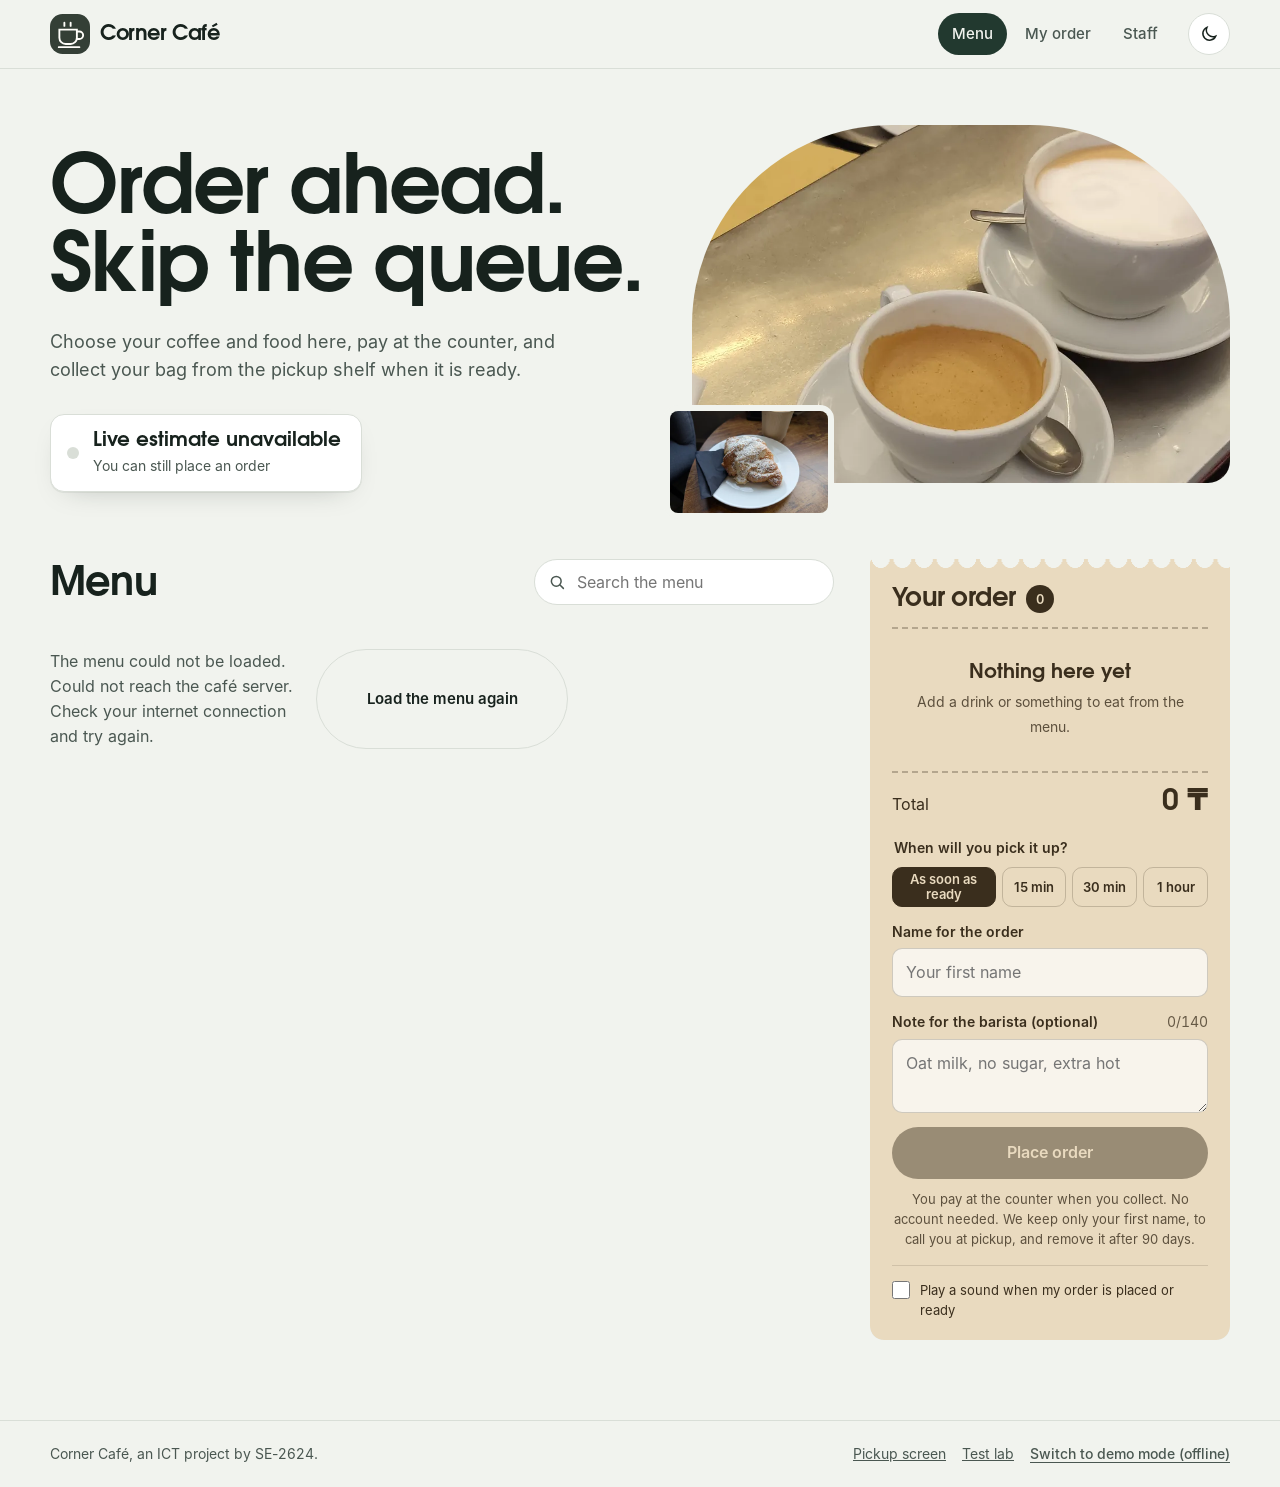
<file: site/index.html>
<!DOCTYPE html>
<html lang="en">
<head>
  <meta charset="UTF-8">
  <meta name="viewport" content="width=device-width, initial-scale=1, viewport-fit=cover">
  <meta name="theme-color" content="#22392F">
  <meta name="description" content="Order coffee and food from Corner Café, then pick it up at the counter without queueing.">
  <title>Corner Café · Order ahead</title>
  <link rel="icon" type="image/svg+xml" href="assets/icons/logo.svg">
  <link rel="manifest" href="manifest.webmanifest">
  <link rel="apple-touch-icon" href="assets/icons/app-192.png">
  <link rel="preload" href="assets/fonts/adventor-bold.woff" as="font" type="font/woff" crossorigin>
  <link rel="stylesheet" href="css/app.css">
  <script>try{var t=localStorage.getItem("cafe.theme");if(t)document.documentElement.dataset.theme=JSON.parse(t)}catch(e){}</script>
  <script src="js/config.js" defer></script>
  <script src="js/demo-data.js" defer></script>
  <script src="js/domain.js" defer></script>
  <script src="js/api.js" defer></script>
  <script src="js/charts.js" defer></script>
  <script src="js/art.js" defer></script>
  <script src="js/qr.js" defer></script>
  <script src="js/app.js" defer></script>
</head>
<body>
  <a class="skip-link" href="#main">Skip to content</a>

  <header class="topbar">
    <div class="wrap topbar-inner">
      <a class="brand" href="#menu" aria-label="Corner Café, back to the menu">
        <img src="assets/icons/logo.svg" width="40" height="40" alt="">
        <span>Corner Café</span>
      </a>
      <nav class="nav" aria-label="Main">
        <a href="#menu" data-nav="menu">Menu</a>
        <a href="#order" data-nav="order">My order<span class="nav-dot" id="orderDot" hidden></span></a>
        <a href="#staff" data-nav="staff">Staff</a>
      </nav>
      <button class="icon-btn" id="themeToggle" type="button" aria-label="Switch to dark theme">
        <svg viewBox="0 0 24 24" aria-hidden="true"><path class="moon" d="M20 14.5A8 8 0 0 1 9.5 4a8 8 0 1 0 10.5 10.5Z"/><g class="sun"><circle cx="12" cy="12" r="4.2"/><path d="M12 2.5v2.2M12 19.3v2.2M2.5 12h2.2M19.3 12h2.2M5.3 5.3l1.6 1.6M17.1 17.1l1.6 1.6M5.3 18.7l1.6-1.6M17.1 6.9l1.6-1.6"/></g></svg>
      </button>
    </div>
  </header>

  <div class="mode-banner" id="modeBanner" hidden>
    <div class="wrap">Demo mode: orders are saved only in this browser. <button class="link-btn" type="button" data-mode-switch="supabase">Use the live café database</button></div>
  </div>

  <main id="main" tabindex="-1">
    <!-- Menu and cart -->
    <section class="view" id="view-menu" aria-labelledby="heroTitle">
      <div class="wrap hero">
        <div class="hero-copy">
          <h1 id="heroTitle">Order ahead.<br>Skip the queue.</h1>
          <p class="lede">Choose your coffee and food here, pay at the counter, and collect your bag from the pickup shelf when it is ready.</p>
          <div class="queue" id="queueCard" aria-live="polite">
            <span class="queue-light" aria-hidden="true"></span>
            <div><strong id="queueWait">Checking the kitchen…</strong><span id="queueText">Live estimate from the café</span></div>
          </div>
          <figure class="busy" id="busyStrip" hidden>
            <figcaption id="busyText"></figcaption>
            <div class="busy-bars" id="busyBars" role="img"></div>
          </figure>
        </div>
        <div class="hero-media">
          <picture><source srcset="assets/images/coffee-480.webp 480w, assets/images/coffee-960.webp 960w" sizes="(max-width: 800px) calc(100vw - 32px), 520px" type="image/webp"><img class="hero-photo" src="assets/images/coffee-960.webp" width="960" height="640" alt="Two cups of coffee on a café counter." fetchpriority="high"></picture>
          <picture><source srcset="assets/images/pastry-480.webp 480w" sizes="160px" type="image/webp"><img class="hero-photo-small" src="assets/images/pastry-480.webp" width="480" height="320" alt="An almond croissant dusted with icing sugar on a white plate." decoding="async" loading="lazy"></picture>
        </div>
      </div>

      <div class="wrap shop">
        <section class="menu-col" aria-labelledby="menuTitle">
          <div class="menu-head">
            <h2 id="menuTitle">Menu</h2>
            <label class="search"><span class="sr-only">Search the menu</span>
              <svg viewBox="0 0 24 24" aria-hidden="true"><circle cx="11" cy="11" r="6.5"/><path d="m16 16 4.5 4.5"/></svg>
              <input id="menuSearch" type="search" placeholder="Search the menu" maxlength="60" autocomplete="off">
            </label>
          </div>
          <div class="chips" id="categoryChips" role="group" aria-label="Filter by category"></div>
          <div class="again" id="orderAgain" hidden></div>
          <section class="picks" id="nowPicks" hidden aria-label="Often ordered at this time of day"></section>
          <p class="result-count" id="menuCount" aria-live="polite"></p>
          <div class="menu-grid" id="menuGrid"><p class="muted">Loading the menu…</p></div>
        </section>

        <aside class="ticket" id="cart" aria-labelledby="cartTitle">
          <div class="ticket-paper">
            <div class="ticket-head">
              <h2 id="cartTitle">Your order</h2>
              <span class="ticket-count" id="cartCount">0</span>
              <button class="icon-btn sheet-close" id="cartClose" type="button" aria-label="Close your order"><svg viewBox="0 0 24 24" aria-hidden="true"><path d="M6 6l12 12M18 6 6 18"/></svg></button>
            </div>
            <div class="ticket-lines" id="cartItems"></div>
            <div class="ticket-total"><span>Total</span><strong id="cartTotal">0 ₸</strong></div>
            <form id="checkoutForm" novalidate>
              <fieldset class="pickup">
                <legend>When will you pick it up?</legend>
                <div class="seg" id="pickupSeg">
                  <label><input type="radio" name="pickup" value="" checked><span>As soon as ready</span></label>
                  <label><input type="radio" name="pickup" value="15"><span>15 min</span></label>
                  <label><input type="radio" name="pickup" value="30"><span>30 min</span></label>
                  <label><input type="radio" name="pickup" value="60"><span>1 hour</span></label>
                </div>
              </fieldset>
              <div class="field">
                <label for="customerName">Name for the order</label>
                <input id="customerName" type="text" autocomplete="given-name" maxlength="50" placeholder="Your first name" required aria-describedby="checkoutMessage">
              </div>
              <div class="field">
                <label for="customerNote">Note for the barista (optional) <span class="counter" id="noteCount">0/140</span></label>
                <textarea id="customerNote" rows="2" maxlength="140" placeholder="Oat milk, no sugar, extra hot"></textarea>
              </div>
              <p class="field-msg" id="checkoutMessage" role="status" aria-live="polite"></p>
              <button class="btn btn-primary btn-block" id="checkoutButton" type="submit">Place order</button>
              <p class="fine">You pay at the counter when you collect. No account needed. We keep only your first name, to call you at pickup, and remove it after 90 days.</p>
            </form>
            <label class="check"><input type="checkbox" id="soundEnabled"> Play a sound when my order is placed or ready</label>
          </div>
        </aside>
      </div>

      <div class="cart-bar" id="cartBar" hidden>
        <button class="cart-bar-btn" id="cartBarButton" type="button" aria-controls="cart">
          <span id="cartBarCount">0 items</span><strong id="cartBarTotal">0 ₸</strong><span class="cart-bar-cta">View order</span>
        </button>
      </div>
    </section>

    <!-- Order tracking -->
    <section class="view" id="view-order" hidden aria-label="Your order">
      <div class="wrap" id="trackRoot"></div>
    </section>

    <!-- Staff -->
    <section class="view" id="view-staff" hidden aria-label="Staff">
      <div class="wrap" id="staffRoot"></div>
    </section>
  </main>

  <footer class="footer">
    <div class="wrap footer-inner">
      <span>Corner Café, an ICT project by SE-2624.</span>
      <span class="footer-links"><button class="link-btn" type="button" id="installApp" hidden>Install the app</button><a href="screen.html">Pickup screen</a><a href="test-lab.html">Test lab</a><button class="link-btn" type="button" id="footerMode"></button></span>
    </div>
  </footer>

  <div class="toasts" id="toasts" aria-live="polite"></div>
  <audio id="confirmationAudio" preload="none" src="assets/audio/order-confirmed.mp3"></audio>
</body>
</html>
</file>
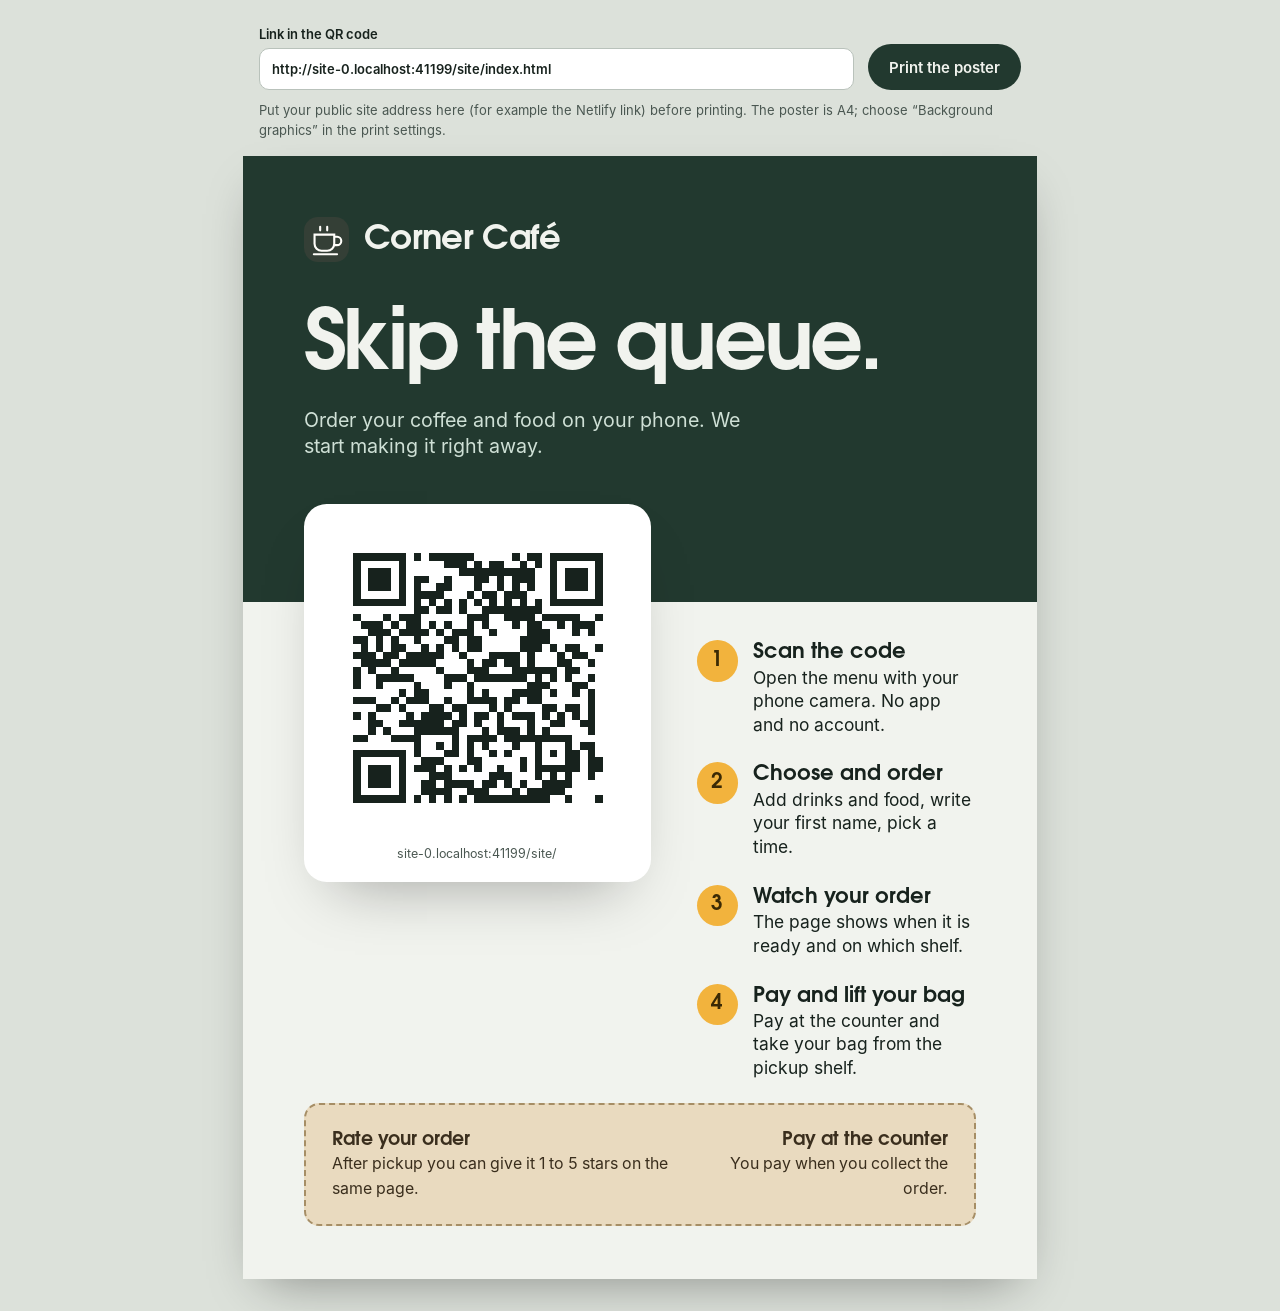
<file: site/poster.html>
<!DOCTYPE html>
<html lang="en">
<head>
  <meta charset="UTF-8">
  <meta name="viewport" content="width=device-width, initial-scale=1">
  <meta name="theme-color" content="#22392F">
  <title>Scan-to-order poster · Corner Café</title>
  <link rel="icon" type="image/svg+xml" href="assets/icons/logo.svg">
  <link rel="stylesheet" href="css/app.css">
  <style>
    @page { size: A4 portrait; margin: 0; }
    body.poster-page { background: #DCE1DA; color: #17221D; display: block; }
    .poster-tools { display: flex; flex-wrap: wrap; gap: 10px 14px; align-items: end; max-width: 210mm; margin: 24px auto 16px; padding: 0 16px; }
    .poster-tools label { display: grid; gap: 4px; font-size: 13px; font-weight: 600; flex: 1 1 260px; }
    .poster-tools input { height: 42px; padding: 0 12px; border-radius: 10px; border: 1.5px solid #B9C2BB; background: #fff; }
    .poster-tools p { flex-basis: 100%; font-size: 13px; color: #4A5751; }
    .sheet { width: 210mm; height: 297mm; margin: 0 auto 32px; background: #F1F3EE; position: relative; overflow: hidden; box-shadow: 0 20px 50px -20px rgba(0,0,0,.4);
      display: grid; grid-template-rows: 118mm 1fr auto; }
    .sheet-top { background: #22392F; color: #F1F3EE; padding: 16mm 16mm 0; }
    .sheet-brand { display: flex; align-items: center; gap: 4mm; font: 700 9mm/1 var(--display); letter-spacing: -0.02em; }
    .sheet-brand img { width: 12mm; height: 12mm; }
    .sheet h1 { margin-top: 12mm; font: 700 22mm/.92 var(--display); letter-spacing: -0.04em; }
    .sheet-sub { margin-top: 6mm; font-size: 5.2mm; color: #CFE0D6; max-width: 120mm; line-height: 1.35; }
    .sheet-mid { display: grid; grid-template-columns: 92mm 1fr; gap: 12mm; padding: 0 16mm; align-items: start; }
    .sheet-qr { margin-top: -26mm; background: #fff; border-radius: 6mm; padding: 5mm; box-shadow: 0 8mm 16mm -8mm rgba(0,0,0,.35); }
    .sheet-qr svg { display: block; width: 100%; height: auto; }
    .sheet-qr p { margin-top: 3mm; font-size: 3.3mm; color: #4A5751; text-align: center; word-break: break-all; }
    .sheet-steps { list-style: none; margin: 10mm 0 0; padding: 0; display: grid; gap: 7mm; counter-reset: step; }
    .sheet-steps li { counter-increment: step; display: grid; grid-template-columns: 11mm 1fr; gap: 4mm; font-size: 4.6mm; line-height: 1.35; }
    .sheet-steps li::before { content: counter(step); display: grid; place-items: center; width: 11mm; height: 11mm; border-radius: 50%; background: #F2B33D; color: #3B2A05; font: 700 5.5mm/1 var(--display); }
    .sheet-steps strong { display: block; font: 700 5.6mm/1.2 var(--display); }
    .sheet-foot { margin: 0 16mm 14mm; padding: 6mm 7mm; border: 0.6mm dashed #A68E66; border-radius: 4mm; background: #E9DABF; color: #3A2E1D; display: flex; justify-content: space-between; gap: 6mm; font-size: 4.2mm; }
    .sheet-foot strong { font: 700 5mm/1.2 var(--display); }
    @media print {
      body.poster-page { background: none; }
      .poster-tools { display: none; }
      .sheet { margin: 0; box-shadow: none; }
      * { -webkit-print-color-adjust: exact; print-color-adjust: exact; }
    }
    @media screen and (max-width: 840px) {
      .sheet { transform-origin: top left; }
    }
  </style>
  <script src="js/qr.js" defer></script>
  <script src="js/poster.js" defer></script>
</head>
<body class="poster-page">
  <div class="poster-tools">
    <label>Link in the QR code<input id="posterUrl" type="url" spellcheck="false" autocomplete="off"></label>
    <button class="btn btn-primary" id="posterPrint" type="button">Print the poster</button>
    <p>Put your public site address here (for example the Netlify link) before printing. The poster is A4; choose “Background graphics” in the print settings.</p>
  </div>

  <article class="sheet" id="sheet" aria-label="Poster preview">
    <div class="sheet-top">
      <div class="sheet-brand"><img src="assets/icons/logo.svg" alt=""><span>Corner Café</span></div>
      <h1>Skip the queue.</h1>
      <p class="sheet-sub">Order your coffee and food on your phone. We start making it right away.</p>
    </div>
    <div class="sheet-mid">
      <div class="sheet-qr"><div id="posterQr"></div><p id="posterUrlText"></p></div>
      <ol class="sheet-steps">
        <li><span><strong>Scan the code</strong>Open the menu with your phone camera. No app and no account.</span></li>
        <li><span><strong>Choose and order</strong>Add drinks and food, write your first name, pick a time.</span></li>
        <li><span><strong>Watch your order</strong>The page shows when it is ready and on which shelf.</span></li>
        <li><span><strong>Pay and lift your bag</strong>Pay at the counter and take your bag from the pickup shelf.</span></li>
      </ol>
    </div>
    <div class="sheet-foot"><span><strong>Rate your order</strong><br>After pickup you can give it 1 to 5 stars on the same page.</span><span style="text-align:right"><strong>Pay at the counter</strong><br>You pay when you collect the order.</span></div>
  </article>
</body>
</html>
</file>
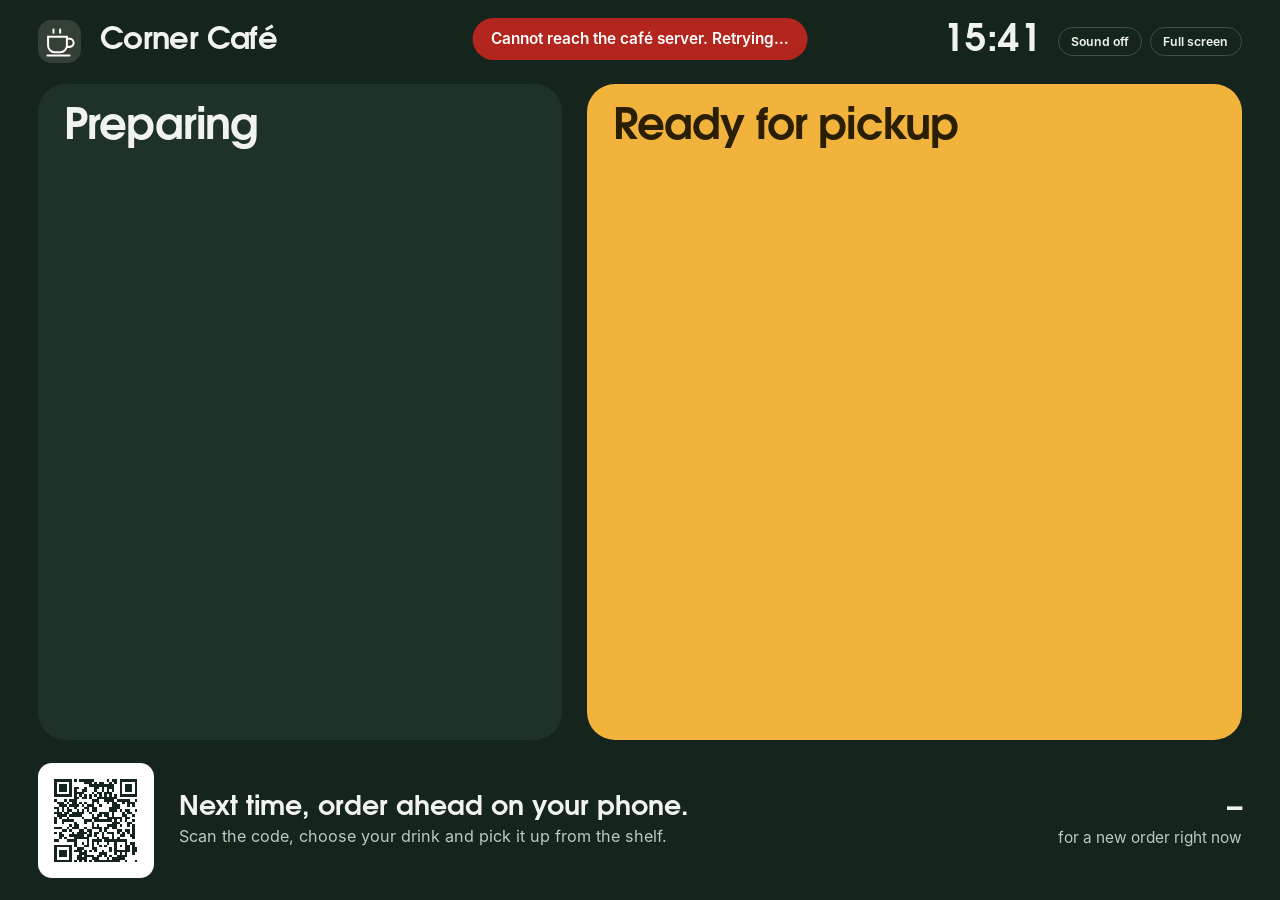
<file: site/screen.html>
<!DOCTYPE html>
<html lang="en">
<head>
  <meta charset="UTF-8">
  <meta name="viewport" content="width=device-width, initial-scale=1">
  <meta name="theme-color" content="#16241E">
  <title>Pickup screen · Corner Café</title>
  <link rel="icon" type="image/svg+xml" href="assets/icons/logo.svg">
  <link rel="stylesheet" href="css/app.css">
  <style>
    /* A screen for a TV above the pickup shelf: order numbers only, readable from across the room. */
    html, body { height: 100%; }
    body.tv { --bg: #16241E; --panel: #1F3229; --paper: #F1F3EE; --soft: #B9CBC1; --yolk: #F2B33D; --yolk-ink: #2A1E03;
      background: var(--bg); color: var(--paper); min-height: 100vh; overflow: hidden; display: grid; grid-template-rows: auto 1fr auto; font-size: clamp(14px, 1.2vw, 22px); }
    .tv-top { display: flex; align-items: center; gap: 1em; padding: 2.2vh 3vw 1.4vh; }
    .tv-brand { display: flex; align-items: center; gap: .6em; font: 700 clamp(22px, 2.4vw, 46px)/1 var(--display); letter-spacing: -0.02em; }
    .tv-brand img { width: 1.4em; height: 1.4em; }
    .tv-clock { margin-left: auto; font: 700 clamp(26px, 3vw, 58px)/1 var(--display); font-variant-numeric: tabular-nums; }
    .tv-tools { display: flex; gap: .5em; transition: opacity .3s; }
    body.idle .tv-tools { opacity: 0; pointer-events: none; }
    body.idle { cursor: none; }
    .tv-btn { height: 2.4em; padding: 0 1em; border-radius: 999px; border: 1.5px solid #3A5247; background: transparent; color: var(--paper); font-weight: 600; font-size: .8em; }
    .tv-btn[aria-pressed="true"] { background: var(--paper); color: var(--bg); }
    .tv-cols { display: grid; grid-template-columns: 1fr 1.25fr; gap: 2vw; padding: 1vh 3vw; min-height: 0; }
    .tv-col { background: var(--panel); border-radius: 28px; padding: 2.4vh 2vw; display: grid; grid-template-rows: auto 1fr; min-height: 0; overflow: hidden; }
    .tv-col.ready { background: var(--yolk); color: var(--yolk-ink); }
    .tv-col h1 { font: 700 clamp(28px, 3.4vw, 64px)/1 var(--display); letter-spacing: -0.02em; margin-bottom: 2.2vh; display: flex; align-items: baseline; gap: .4em; }
    .tv-col h1 small { font: 600 .42em/1 var(--text); letter-spacing: 0; opacity: .75; }
    .tv-list { list-style: none; margin: 0; padding: 0; display: grid; grid-template-columns: repeat(auto-fill, minmax(clamp(130px, 14vw, 280px), 1fr)); gap: 2.4vh 2vw; align-content: start; }
    .tv-list.big { grid-template-columns: repeat(auto-fill, minmax(clamp(200px, 17vw, 360px), 1fr)); }
    .tv-num { font: 700 clamp(36px, 4.4vw, 96px)/1 var(--display); letter-spacing: -0.03em; font-variant-numeric: tabular-nums; }
    .tv-item { display: grid; gap: .5vh; }
    .tv-sub { font-size: .95em; font-weight: 600; opacity: .8; }
    .ready .tv-item { background: rgba(42, 30, 3, .08); border-radius: 18px; padding: 1.4vh 1.2vw; }
    .ready .tv-num { font-size: clamp(44px, 5.6vw, 120px); }
    .ready .tv-sub { opacity: 1; font-size: 1.15em; }
    .tv-item.fresh { animation: tv-pop 1s ease-in-out 6; }
    @keyframes tv-pop { 50% { background: rgba(42, 30, 3, .25); transform: scale(1.03); } }
    .tv-dot { display: inline-block; width: .55em; height: .55em; border-radius: 50%; background: var(--yolk); margin-right: .45em; vertical-align: middle; }
    .tv-empty { font-size: 1.3em; opacity: .7; align-self: start; }
    .tv-more { font-size: 1.1em; font-weight: 600; opacity: .8; align-self: center; }
    .tv-foot { display: grid; grid-template-columns: auto 1fr auto; gap: 2vw; align-items: center; padding: 1.6vh 3vw 2.4vh; }
    .tv-qr { width: clamp(84px, 9vw, 170px); background: #fff; border-radius: 14px; padding: 6px; }
    .tv-qr svg { display: block; width: 100%; height: auto; }
    .tv-cta strong { display: block; font: 700 clamp(20px, 2.1vw, 40px)/1.15 var(--display); }
    .tv-cta span { color: var(--soft); font-size: 1.05em; }
    .tv-wait { text-align: right; }
    .tv-wait strong { display: block; font: 700 clamp(22px, 2.4vw, 46px)/1.1 var(--display); font-variant-numeric: tabular-nums; }
    .tv-wait span { color: var(--soft); }
    .tv-alert { position: fixed; left: 50%; top: 2vh; transform: translateX(-50%); background: #B3261E; color: #fff; padding: .6em 1.2em; border-radius: 999px; font-weight: 600; }
    .tv-demo { color: var(--soft); font-size: .8em; }
    @media (max-width: 760px) {
      body.tv { overflow: auto; }
      .tv-cols { grid-template-columns: 1fr; }
      .tv-foot { grid-template-columns: auto 1fr; }
      .tv-wait { grid-column: 1 / -1; text-align: left; }
      .tv-tools { display: none; }
    }
  </style>
  <script src="js/config.js" defer></script>
  <script src="js/demo-data.js" defer></script>
  <script src="js/domain.js" defer></script>
  <script src="js/api.js" defer></script>
  <script src="js/qr.js" defer></script>
  <script src="js/screen.js" defer></script>
</head>
<body class="tv">
  <header class="tv-top">
    <div class="tv-brand"><img src="assets/icons/logo.svg" alt=""><span>Corner Café</span></div>
    <span class="tv-demo" id="tvDemo" hidden>Demo data</span>
    <div class="tv-clock" id="tvClock" aria-label="Current time">--:--</div>
    <div class="tv-tools">
      <button class="tv-btn" id="tvSound" type="button" aria-pressed="false">Sound off</button>
      <button class="tv-btn" id="tvFull" type="button">Full screen</button>
    </div>
  </header>

  <main class="tv-cols">
    <section class="tv-col" aria-labelledby="tvProgTitle">
      <h1 id="tvProgTitle">Preparing <small id="tvProgCount"></small></h1>
      <ul class="tv-list" id="tvProgress" aria-live="polite"></ul>
    </section>
    <section class="tv-col ready" aria-labelledby="tvReadyTitle">
      <h1 id="tvReadyTitle">Ready for pickup <small id="tvReadyCount"></small></h1>
      <ul class="tv-list big" id="tvReady" aria-live="polite"></ul>
    </section>
  </main>

  <footer class="tv-foot">
    <div class="tv-qr" id="tvQr"></div>
    <div class="tv-cta"><strong>Next time, order ahead on your phone.</strong><span>Scan the code, choose your drink and pick it up from the shelf.</span></div>
    <div class="tv-wait"><strong id="tvWait">–</strong><span>for a new order right now</span></div>
  </footer>
  <p class="tv-alert" id="tvOffline" hidden role="alert">Cannot reach the café server. Retrying…</p>
</body>
</html>
</file>
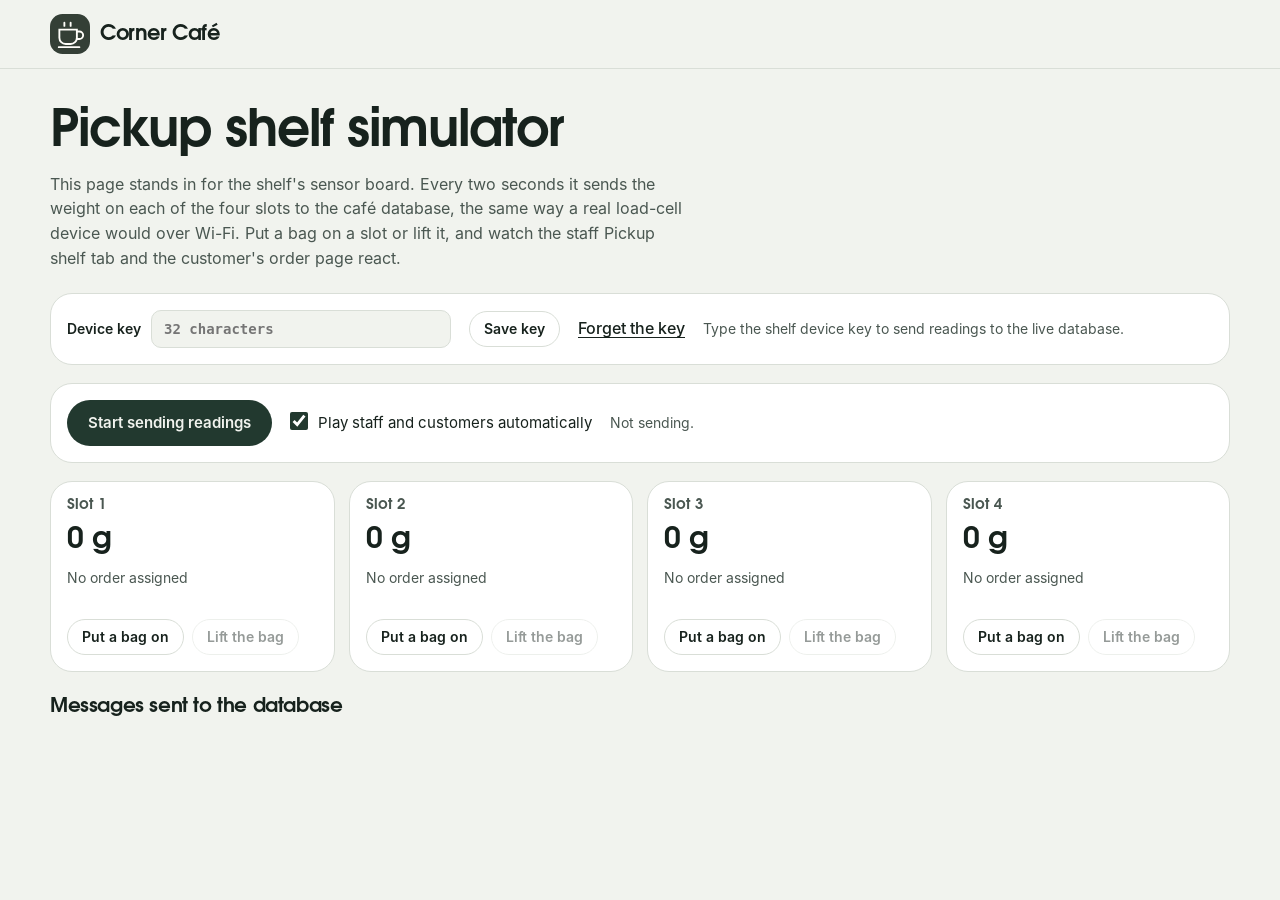
<file: site/shelf-simulator.html>
<!DOCTYPE html>
<html lang="en">
<head>
  <meta charset="UTF-8">
  <meta name="viewport" content="width=device-width, initial-scale=1">
  <meta name="theme-color" content="#22392F">
  <title>Pickup shelf simulator · Corner Café</title>
  <link rel="icon" type="image/svg+xml" href="assets/icons/logo.svg">
  <link rel="stylesheet" href="css/app.css">
  <style>
    .sim { padding: 36px 0 60px; }
    .sim h1 { font-size: clamp(34px, 5vw, 52px); }
    .sim-lede { color: var(--ink-2); max-width: 64ch; margin: 12px 0 22px; }
    .controls { display: flex; flex-wrap: wrap; align-items: center; gap: 12px 18px; padding: 16px; background: var(--surface); border: 1px solid var(--line); border-radius: var(--radius-l); margin-bottom: 18px; }
    .controls .check { border: 0; margin: 0; padding: 0; font-size: 15px; }
    .controls .check input { accent-color: var(--pine); }
    .sim-status { font-size: 14px; color: var(--ink-2); }
    .sim .slot { gap: 12px; }
    .slot-buttons { display: flex; gap: 8px; }
    .weight { font: 700 30px/1 var(--display); font-variant-numeric: tabular-nums; }
    .log { list-style: none; margin: 18px 0 0; padding: 0; font-size: 13px; display: grid; gap: 4px; }
    .log li { padding: 7px 10px; border-radius: 8px; background: var(--surface); border: 1px solid var(--line); font-variant-numeric: tabular-nums; }
    .log li.event { border-color: var(--yolk); }
    .key-label { display: flex; align-items: center; gap: 10px; font-size: 14px; font-weight: 600; }
    .key-label input { width: min(300px, 60vw); height: 38px; padding: 0 12px; border-radius: 10px; border: 1.5px solid var(--line); background: var(--milk); font-family: ui-monospace, monospace; }
  </style>
  <script src="js/config.js" defer></script>
  <script src="js/demo-data.js" defer></script>
  <script src="js/domain.js" defer></script>
  <script src="js/api.js" defer></script>
  <script src="js/device-config.js" defer></script>
  <script src="js/simulator.js" defer></script>
</head>
<body>
  <header class="topbar"><div class="wrap topbar-inner">
    <a class="brand" href="index.html#staff"><img src="assets/icons/logo.svg" width="40" height="40" alt=""><span>Corner Café</span></a>
  </div></header>
  <main class="wrap sim" id="main">
    <h1>Pickup shelf simulator</h1>
    <p class="sim-lede">This page stands in for the shelf's sensor board. Every two seconds it sends the weight on each of the four slots to the café database, the same way a real load-cell device would over Wi-Fi. Put a bag on a slot or lift it, and watch the staff Pickup shelf tab and the customer's order page react.</p>
    <form class="controls" id="keyForm" hidden autocomplete="off">
      <label class="key-label">Device key<input id="keyInput" type="password" inputmode="text" spellcheck="false" maxlength="32" placeholder="32 characters"></label>
      <button class="btn btn-ghost btn-sm" type="submit">Save key</button>
      <button class="link-btn" type="button" id="keyForget">Forget the key</button>
      <span class="sim-status" id="keyMsg" aria-live="polite"></span>
    </form>
    <div class="controls">
      <button class="btn btn-primary" id="runBtn" type="button">Start sending readings</button>
      <label class="check"><input type="checkbox" id="autoMode" checked> Play staff and customers automatically</label>
      <span class="sim-status" id="simStatus" aria-live="polite">Not sending.</span>
    </div>
    <div class="shelf" id="slots"></div>
    <h2 style="font-size:20px;margin-top:24px">Messages sent to the database</h2>
    <ul class="log" id="log"></ul>
  </main>
</body>
</html>
</file>
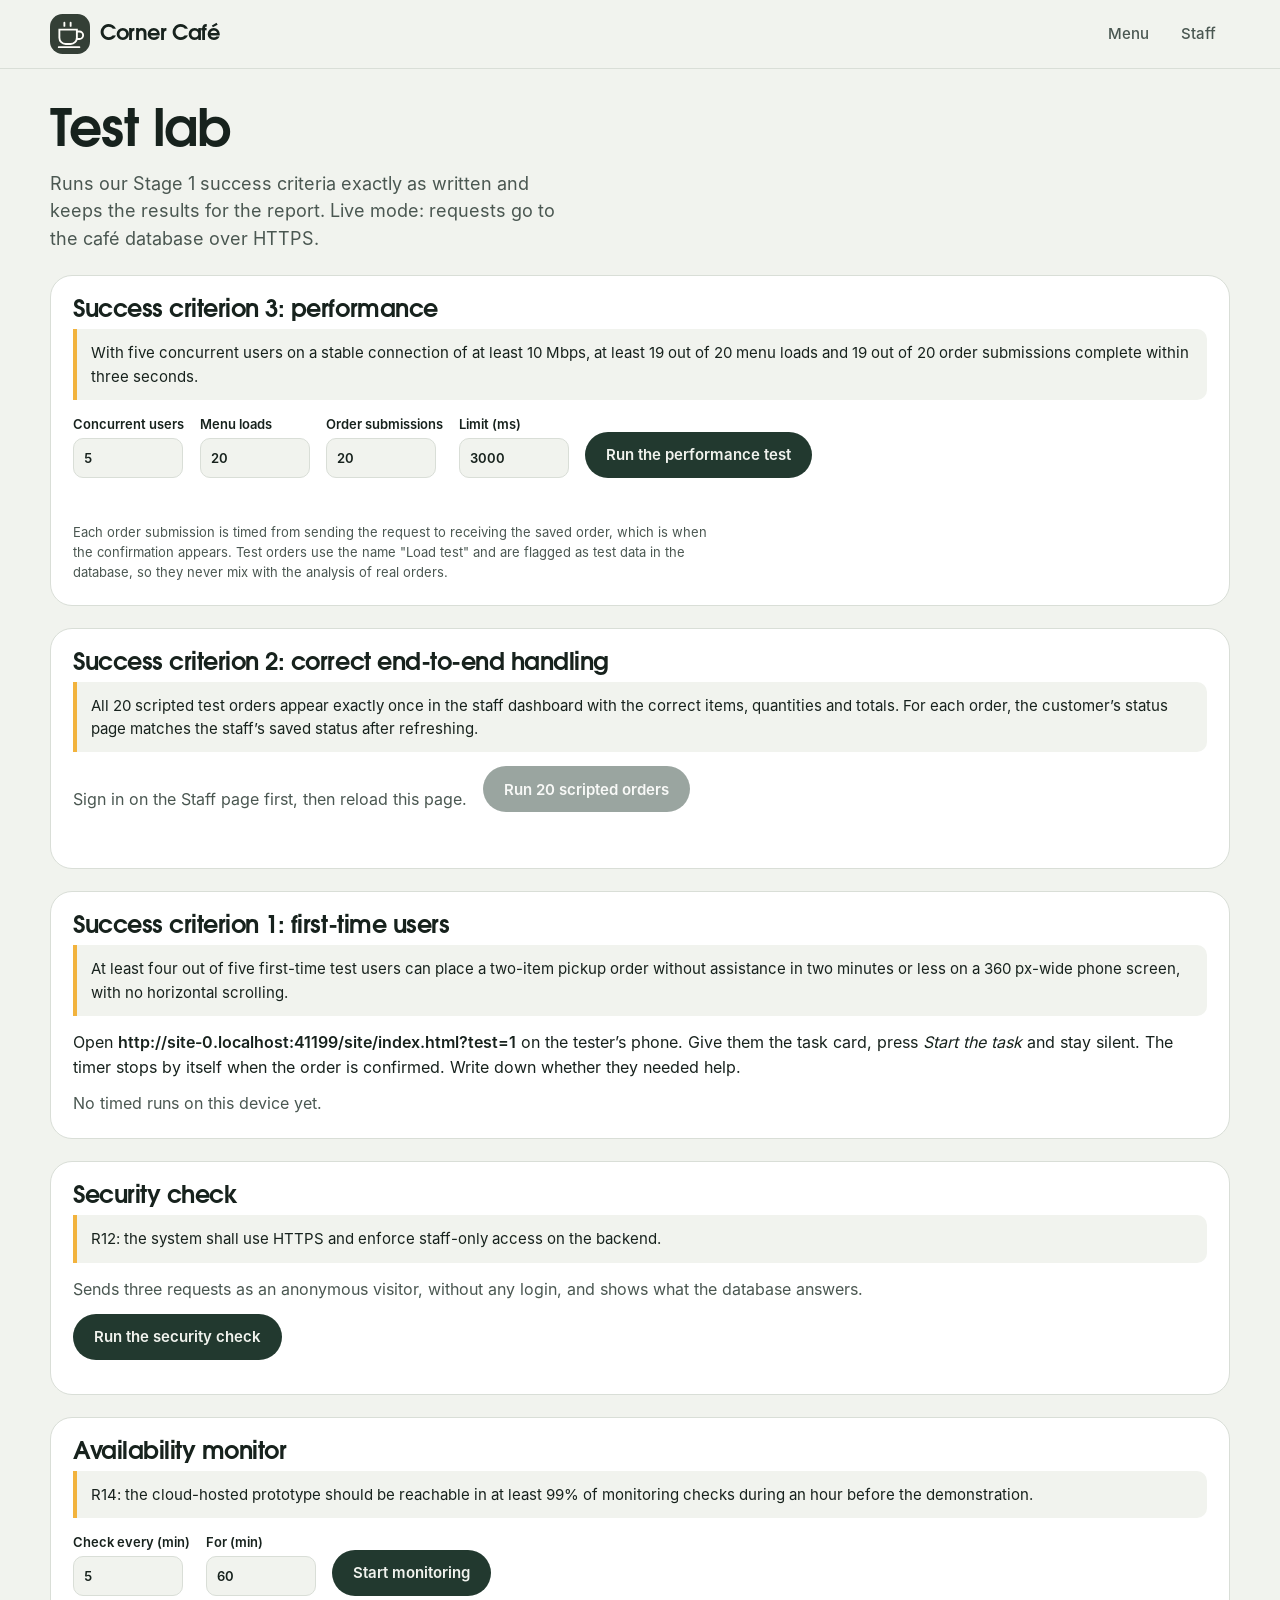
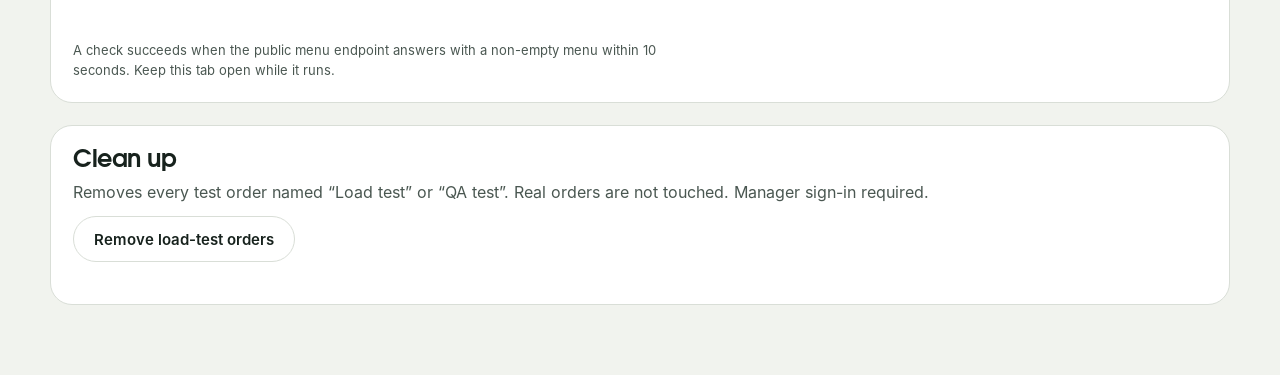
<file: site/test-lab.html>
<!DOCTYPE html>
<html lang="en">
<head>
  <meta charset="UTF-8">
  <meta name="viewport" content="width=device-width, initial-scale=1">
  <meta name="theme-color" content="#22392F">
  <title>Test lab · Corner Café</title>
  <link rel="icon" type="image/svg+xml" href="assets/icons/logo.svg">
  <link rel="stylesheet" href="css/app.css">
  <style>
    .lab { padding: 36px 0 70px; display: grid; gap: 22px; }
    .lab h1 { font-size: clamp(34px, 5vw, 52px); }
    .lab-card { background: var(--surface); border: 1px solid var(--line); border-radius: var(--radius-l); padding: 22px; }
    .lab-card h2 { font-size: 24px; margin-bottom: 6px; }
    .criterion { margin: 6px 0 14px; padding: 12px 14px; border-left: 4px solid var(--yolk); background: var(--milk); border-radius: 0 10px 10px 0; font-size: 15px; }
    .lab-row { display: flex; flex-wrap: wrap; gap: 10px 16px; align-items: end; margin-bottom: 14px; }
    .lab-row label { display: grid; gap: 4px; font-size: 13px; font-weight: 600; }
    .lab-row input { width: 110px; height: 40px; padding: 0 10px; border-radius: 10px; border: 1.5px solid var(--line); background: var(--milk); }
    .verdict { display: grid; grid-template-columns: repeat(auto-fit, minmax(220px, 1fr)); gap: 10px; margin: 12px 0; }
    .verdict div { padding: 12px 14px; border-radius: 12px; border: 1px solid var(--line); }
    .verdict strong { display: block; font: 700 26px/1.1 var(--display); font-variant-numeric: tabular-nums; }
    .verdict .met { border-color: var(--c1); box-shadow: inset 0 0 0 1px var(--c1); }
    .verdict .missed { border-color: var(--red); box-shadow: inset 0 0 0 1px var(--red); }
    .progress { font-size: 14px; color: var(--ink-2); min-height: 20px; }
    .lab table td.bad { color: var(--red); font-weight: 600; }
    .lab-note { font-size: 13px; color: var(--ink-2); margin-top: 10px; max-width: 80ch; }
  </style>
  <script src="js/config.js" defer></script>
  <script src="js/demo-data.js" defer></script>
  <script src="js/domain.js" defer></script>
  <script src="js/api.js" defer></script>
  <script src="js/lab.js" defer></script>
</head>
<body>
  <header class="topbar"><div class="wrap topbar-inner">
    <a class="brand" href="index.html"><img src="assets/icons/logo.svg" width="40" height="40" alt=""><span>Corner Café</span></a>
    <nav class="nav" aria-label="Main"><a href="index.html#menu">Menu</a><a href="index.html#staff">Staff</a></nav>
  </div></header>
  <main class="wrap lab" id="main">
    <div>
      <h1>Test lab</h1>
      <p class="lede" style="margin-top:10px">Runs our Stage 1 success criteria exactly as written and keeps the results for the report. <span id="labMode"></span></p>
    </div>

    <section class="lab-card" aria-labelledby="sc3">
      <h2 id="sc3">Success criterion 3: performance</h2>
      <p class="criterion">With five concurrent users on a stable connection of at least 10 Mbps, at least 19 out of 20 menu loads and 19 out of 20 order submissions complete within three seconds.</p>
      <div class="lab-row">
        <label>Concurrent users<input id="perfUsers" type="number" min="1" max="10" value="5"></label>
        <label>Menu loads<input id="perfMenu" type="number" min="1" max="50" value="20"></label>
        <label>Order submissions<input id="perfOrders" type="number" min="0" max="50" value="20"></label>
        <label>Limit (ms)<input id="perfLimit" type="number" min="500" max="10000" step="500" value="3000"></label>
        <button class="btn btn-primary" id="perfRun" type="button">Run the performance test</button>
      </div>
      <p class="progress" id="perfProgress" aria-live="polite"></p>
      <div id="perfResult"></div>
      <p class="lab-note">Each order submission is timed from sending the request to receiving the saved order, which is when the confirmation appears. Test orders use the name "Load test" and are flagged as test data in the database, so they never mix with the analysis of real orders.</p>
    </section>

    <section class="lab-card" aria-labelledby="sc2">
      <h2 id="sc2">Success criterion 2: correct end-to-end handling</h2>
      <p class="criterion">All 20 scripted test orders appear exactly once in the staff dashboard with the correct items, quantities and totals. For each order, the customer’s status page matches the staff’s saved status after refreshing.</p>
      <div class="lab-row">
        <span id="staffState" class="muted">Checking staff sign-in…</span>
        <button class="btn btn-primary" id="e2eRun" type="button" disabled>Run 20 scripted orders</button>
      </div>
      <p class="progress" id="e2eProgress" aria-live="polite"></p>
      <div id="e2eResult"></div>
    </section>

    <section class="lab-card" aria-labelledby="sc1">
      <h2 id="sc1">Success criterion 1: first-time users</h2>
      <p class="criterion">At least four out of five first-time test users can place a two-item pickup order without assistance in two minutes or less on a 360 px-wide phone screen, with no horizontal scrolling.</p>
      <p>Open <strong id="testLink"></strong> on the tester’s phone. Give them the task card, press <em>Start the task</em> and stay silent. The timer stops by itself when the order is confirmed. Write down whether they needed help.</p>
      <div id="sc1Result" style="margin-top:12px"></div>
    </section>

    <section class="lab-card" aria-labelledby="sec">
      <h2 id="sec">Security check</h2>
      <p class="criterion">R12: the system shall use HTTPS and enforce staff-only access on the backend.</p>
      <p class="muted" style="margin-bottom:12px">Sends three requests as an anonymous visitor, without any login, and shows what the database answers.</p>
      <button class="btn btn-primary" id="secRun" type="button">Run the security check</button>
      <div id="secResult" style="margin-top:12px"></div>
    </section>

    <section class="lab-card" aria-labelledby="avail">
      <h2 id="avail">Availability monitor</h2>
      <p class="criterion">R14: the cloud-hosted prototype should be reachable in at least 99% of monitoring checks during an hour before the demonstration.</p>
      <div class="lab-row">
        <label>Check every (min)<input id="monEvery" type="number" min="1" max="10" value="5"></label>
        <label>For (min)<input id="monFor" type="number" min="1" max="120" value="60"></label>
        <button class="btn btn-primary" id="monRun" type="button">Start monitoring</button>
      </div>
      <p class="progress" id="monProgress" aria-live="polite"></p>
      <div id="monResult"></div>
      <p class="lab-note">A check succeeds when the public menu endpoint answers with a non-empty menu within 10 seconds. Keep this tab open while it runs.</p>
    </section>

    <section class="lab-card" aria-labelledby="clean">
      <h2 id="clean">Clean up</h2>
      <p class="muted" style="margin-bottom:12px">Removes every test order named “Load test” or “QA test”. Real orders are not touched. Manager sign-in required.</p>
      <button class="btn btn-ghost" id="cleanRun" type="button">Remove load-test orders</button>
      <p class="progress" id="cleanResult" aria-live="polite"></p>
    </section>
  </main>
</body>
</html>
</file>
<file: site/css/app.css>
/* Corner Café · End-term design
   Idea: the pickup ticket. The cart, the order page and the staff board all use the
   kraft-paper ticket a café clips to a takeaway bag. Everything else stays quiet. */

@font-face { font-family: "Adventor"; src: url("../assets/fonts/adventor-bold.woff") format("woff"); font-weight: 700; font-display: swap; }
@font-face { font-family: "Adventor"; src: url("../assets/fonts/adventor-regular.woff") format("woff"); font-weight: 400; font-display: swap; }
@font-face { font-family: "Inter"; src: url("../assets/fonts/inter-regular.woff") format("woff"); font-weight: 400; font-display: swap; }
@font-face { font-family: "Inter"; src: url("../assets/fonts/inter-medium.woff") format("woff"); font-weight: 500; font-display: swap; }
@font-face { font-family: "Inter"; src: url("../assets/fonts/inter-semibold.woff") format("woff"); font-weight: 600; font-display: swap; }

:root {
  --milk: #F1F3EE;        /* page: cool steamed-milk white */
  --surface: #FFFFFF;
  --pine: #22392F;        /* brand and primary actions */
  --pine-2: #2F4D40;
  --ink: #17221D;
  --ink-2: #4A5751;
  --line: #D9DED7;
  --yolk: #F2B33D;        /* the one bright accent: live status, ready */
  --yolk-ink: #3B2A05;
  --kraft: #DCC6A2;       /* the ticket */
  --kraft-2: #E9DABF;
  --kraft-ink: #3A2E1D;
  --sage: #DFE7E0;
  --red: #B3261E;
  --focus: #1F6FEB;
  --c1: #16875F; --c2: #C27F00; --c3: #5068D8;   /* validated chart palette, light */
  --grid: #E3E7E1;
  --tile-mix: 100%;
  --radius-s: 8px; --radius-m: 14px; --radius-l: 22px;
  --shadow: 0 1px 0 rgba(23, 34, 29, .06), 0 10px 30px -18px rgba(23, 34, 29, .35);
  --display: "Adventor", "TeX Gyre Adventor", "Century Gothic", "Avenir Next", system-ui, sans-serif;
  --text: "Inter", system-ui, -apple-system, "Segoe UI", Roboto, sans-serif;
  color-scheme: light;
}
@media (prefers-color-scheme: dark) {
  :root:not([data-theme="light"]) {
    --milk: #121A16; --surface: #1A2520; --pine: #9BC7B2; --pine-2: #B4D6C5; --ink: #EAEFEA; --ink-2: #A9B5AE; --line: #2E3B35;
    --yolk: #F2B33D; --yolk-ink: #2A1E03; --kraft: #3A3226; --kraft-2: #453B2D; --kraft-ink: #F1E6D2; --sage: #22302A;
    --red: #FF8A7A; --focus: #7DB2FF; --c1: #2A9C73; --c2: #BC7F0B; --c3: #6F84E0; --grid: #26332D;
    --shadow: 0 1px 0 rgba(0,0,0,.4), 0 12px 30px -16px rgba(0,0,0,.8); --tile-mix: 45%; color-scheme: dark;
  }
}
:root[data-theme="dark"] {
  --milk: #121A16; --surface: #1A2520; --pine: #9BC7B2; --pine-2: #B4D6C5; --ink: #EAEFEA; --ink-2: #A9B5AE; --line: #2E3B35;
  --yolk: #F2B33D; --yolk-ink: #2A1E03; --kraft: #3A3226; --kraft-2: #453B2D; --kraft-ink: #F1E6D2; --sage: #22302A;
  --red: #FF8A7A; --focus: #7DB2FF; --c1: #2A9C73; --c2: #BC7F0B; --c3: #6F84E0; --grid: #26332D;
  --shadow: 0 1px 0 rgba(0,0,0,.4), 0 12px 30px -16px rgba(0,0,0,.8); --tile-mix: 45%; color-scheme: dark;
}

*, *::before, *::after { box-sizing: border-box; }
[hidden] { display: none !important; }
html { -webkit-text-size-adjust: 100%; }
body { margin: 0; background: var(--milk); color: var(--ink); font: 400 16px/1.55 var(--text); min-height: 100vh; display: flex; flex-direction: column; }
main { flex: 1; outline: none; }
img { max-width: 100%; display: block; }
h1, h2, h3 { font-family: var(--display); font-weight: 700; letter-spacing: -0.02em; line-height: 1.05; margin: 0; }
p { margin: 0; }
button, input, textarea, select { font: inherit; color: inherit; }
button { cursor: pointer; }
:focus-visible { outline: 3px solid var(--focus); outline-offset: 2px; }
.sr-only { position: absolute; width: 1px; height: 1px; overflow: hidden; clip: rect(0 0 0 0); white-space: nowrap; }
.skip-link { position: absolute; left: 12px; top: -60px; background: var(--pine); color: var(--milk); padding: 10px 14px; border-radius: var(--radius-s); z-index: 100; }
.skip-link:focus { top: 12px; }
.wrap { width: min(1180px, 100% - 32px); margin-inline: auto; }
.muted { color: var(--ink-2); }
.tnum { font-variant-numeric: tabular-nums; }

/* buttons */
.btn { display: inline-flex; align-items: center; justify-content: center; gap: 8px; min-height: 46px; padding: 0 20px; border-radius: 999px; border: 1.5px solid transparent; font-weight: 600; font-size: 15px; text-decoration: none; transition: background .15s, transform .1s; }
.btn:active { transform: translateY(1px); }
.btn:disabled { opacity: .45; cursor: not-allowed; transform: none; }
.btn-primary { background: var(--pine); color: var(--milk); }
.btn-primary:hover:not(:disabled) { background: var(--pine-2); }
.btn-yolk { background: var(--yolk); color: var(--yolk-ink); }
.btn-ghost { background: transparent; border-color: var(--line); color: var(--ink); }
.btn-ghost:hover:not(:disabled) { border-color: var(--ink-2); }
.btn-block { width: 100%; }
.btn-sm { min-height: 36px; padding: 0 14px; font-size: 14px; }
.link-btn { background: none; border: 0; padding: 0; color: inherit; text-decoration: underline; text-underline-offset: 3px; font-weight: 500; }
.icon-btn { width: 42px; height: 42px; display: inline-grid; place-items: center; border-radius: 50%; border: 1.5px solid var(--line); background: var(--surface); }
.icon-btn svg { width: 20px; height: 20px; fill: none; stroke: currentColor; stroke-width: 1.8; stroke-linecap: round; }

/* top bar */
.topbar { position: sticky; top: 0; z-index: 30; background: color-mix(in srgb, var(--milk) 88%, transparent); backdrop-filter: blur(10px); border-bottom: 1px solid var(--line); }
.topbar-inner { display: flex; align-items: center; gap: 16px; height: 68px; }
.brand { display: flex; align-items: center; gap: 10px; color: var(--ink); text-decoration: none; font: 700 21px/1 var(--display); letter-spacing: -0.02em; }
.nav { display: flex; gap: 4px; margin-left: auto; }
.nav a { position: relative; padding: 9px 14px; border-radius: 999px; color: var(--ink-2); text-decoration: none; font-weight: 500; font-size: 15px; }
.nav a:hover { color: var(--ink); }
.nav a[aria-current="page"] { background: var(--pine); color: var(--milk); }
.nav-dot { position: absolute; top: 6px; right: 6px; width: 8px; height: 8px; border-radius: 50%; background: var(--yolk); box-shadow: 0 0 0 2px var(--milk); }
#themeToggle .sun { display: none; }
:root[data-theme="dark"] #themeToggle .sun { display: inline; }
:root[data-theme="dark"] #themeToggle .moon { display: none; }
@media (prefers-color-scheme: dark) { :root:not([data-theme="light"]) #themeToggle .sun { display: inline; } :root:not([data-theme="light"]) #themeToggle .moon { display: none; } }

.mode-banner { background: var(--kraft-2); color: var(--kraft-ink); font-size: 14px; padding: 9px 0; }

/* hero */
.dish-art { position: relative; }
.badge-popular { position: absolute; top: 10px; left: 10px; padding: 3px 10px; border-radius: 999px; background: var(--yolk); color: var(--yolk-ink); font-size: 12px; font-weight: 600; }
.busy { margin: 22px 0 0; max-width: 380px; }
.busy figcaption { font-size: 14px; color: var(--ink-2); margin-bottom: 8px; }
.busy-bars { display: grid; grid-template-columns: repeat(13, 1fr); gap: 4px; height: 64px; align-items: end; }
.busy-bar { display: grid; grid-template-rows: 1fr auto; height: 100%; gap: 4px; }
.busy-bar i { align-self: end; display: block; background: color-mix(in srgb, var(--pine) 35%, transparent); border-radius: 3px 3px 1px 1px; }
.busy-bar.now i { background: var(--yolk); }
.busy-bar b { font-size: 11px; font-weight: 500; color: var(--ink-2); text-align: center; height: 14px; }
.test-timer { position: sticky; top: 68px; z-index: 29; display: flex; flex-wrap: wrap; align-items: center; justify-content: center; gap: 6px 14px; padding: 8px 16px; background: var(--ink); color: var(--milk); font-size: 13px; }
@media (max-width: 760px) { .test-timer { top: 60px; } }
.test-timer strong { font: 700 22px/1 var(--display); }

.hero { display: grid; grid-template-columns: 1.05fr .95fr; gap: 48px; align-items: center; padding: 56px 0 40px; }
.hero h1 { font-size: clamp(44px, 6.4vw, 84px); line-height: .95; }
.lede { margin-top: 20px; font-size: 18px; color: var(--ink-2); max-width: 46ch; }
.queue { margin-top: 30px; display: inline-flex; align-items: center; gap: 14px; padding: 14px 20px 14px 16px; background: var(--surface); border: 1px solid var(--line); border-radius: var(--radius-m); box-shadow: var(--shadow); }
.queue strong { display: block; font: 700 20px/1.2 var(--display); }
.queue span:not(.queue-light) { font-size: 14px; color: var(--ink-2); }
.queue-light { width: 12px; height: 12px; border-radius: 50%; background: var(--yolk); box-shadow: 0 0 0 5px color-mix(in srgb, var(--yolk) 30%, transparent); flex: none; }
.queue.offline .queue-light { background: var(--line); box-shadow: none; }
.hero-media { position: relative; padding-bottom: 36px; }
.hero-photo { width: 100%; height: auto; aspect-ratio: 3 / 2; object-fit: cover; border-radius: 200px 200px var(--radius-l) var(--radius-l); }
.hero-photo-small { position: absolute; left: -28px; bottom: 0; width: 170px; height: 114px; object-fit: cover; border-radius: var(--radius-m); border: 6px solid var(--milk); }

/* shop layout */
.shop { display: grid; grid-template-columns: minmax(0, 1fr) 360px; gap: 36px; align-items: start; padding-bottom: 80px; }
.menu-col { min-width: 0; }
.menu-head { display: flex; align-items: end; justify-content: space-between; gap: 16px; margin-bottom: 18px; }
.menu-head h2 { font-size: 40px; }
.search { position: relative; flex: 0 1 300px; }
.search svg { position: absolute; left: 14px; top: 50%; translate: 0 -50%; width: 18px; height: 18px; fill: none; stroke: var(--ink-2); stroke-width: 2; stroke-linecap: round; }
.search input { width: 100%; height: 46px; padding: 0 16px 0 42px; border-radius: 999px; border: 1.5px solid var(--line); background: var(--surface); }
.chips { display: flex; gap: 8px; overflow-x: auto; padding: 2px 2px 10px; scrollbar-width: thin; }
.chip { flex: none; height: 38px; padding: 0 15px; border-radius: 999px; border: 1.5px solid var(--line); background: var(--surface); font-size: 14px; font-weight: 500; color: var(--ink-2); }
.chip[aria-pressed="true"] { background: var(--ink); border-color: var(--ink); color: var(--milk); }
.result-count { font-size: 14px; color: var(--ink-2); margin: 6px 0 14px; }
.again { display: flex; align-items: center; gap: 12px; flex-wrap: wrap; margin: 8px 0 4px; padding: 12px 14px; border: 1.5px dashed var(--kraft); border-radius: var(--radius-m); font-size: 14px; }
.again strong { font-weight: 600; }

.menu-grid { display: grid; grid-template-columns: repeat(auto-fill, minmax(220px, 1fr)); gap: 14px; }
.dish { display: grid; grid-template-rows: auto 1fr auto; background: var(--surface); border: 1px solid var(--line); border-radius: var(--radius-l); overflow: hidden; }
.dish-art { --art-ink: #3A2E1D; height: 118px; display: grid; place-items: center; background: color-mix(in srgb, var(--tile-c, var(--sage)) var(--tile-mix), var(--surface)); }
.dish-art svg { width: 84px; height: 84px; }
.dish-body { padding: 14px 16px 4px; }
.dish h3 { font-size: 19px; letter-spacing: -0.01em; }
.dish p { margin-top: 6px; font-size: 14px; color: var(--ink-2); line-height: 1.45; }
.dish-foot { display: flex; align-items: center; justify-content: space-between; gap: 10px; padding: 12px 12px 12px 16px; }
.price { font-weight: 600; font-variant-numeric: tabular-nums; }
.add { height: 38px; padding: 0 16px; border-radius: 999px; border: 0; background: var(--pine); color: var(--milk); font-weight: 600; font-size: 14px; }
.add:hover { background: var(--pine-2); }
.dish.unavailable { opacity: .55; }
.dish.unavailable .dish-art { filter: grayscale(1); }
.sold-out { font-size: 13px; font-weight: 600; color: var(--ink-2); }
.stepper { display: inline-flex; align-items: center; border: 1.5px solid var(--line); border-radius: 999px; height: 38px; }
.stepper button { width: 36px; height: 100%; border: 0; background: none; font-size: 18px; line-height: 1; color: var(--ink); }
.stepper button:disabled { opacity: .35; }
.stepper span { min-width: 22px; text-align: center; font-weight: 600; font-variant-numeric: tabular-nums; }
.dish.in-cart { border-color: var(--pine); box-shadow: inset 0 0 0 1px var(--pine); }

/* the ticket */
.ticket { position: sticky; top: 88px; }
.ticket-paper { position: relative; background: var(--kraft-2); color: var(--kraft-ink); border-radius: 4px 4px var(--radius-m) var(--radius-m); padding: 26px 22px 20px; box-shadow: var(--shadow);
  --tooth: 9px; -webkit-mask: radial-gradient(circle var(--tooth) at 50% 0, transparent 98%, #000) 0 0 / calc(var(--tooth) * 2.4) 100% repeat-x; mask: radial-gradient(circle var(--tooth) at 50% 0, transparent 98%, #000) 0 0 / calc(var(--tooth) * 2.4) 100% repeat-x; }
.ticket-head { display: flex; align-items: center; gap: 10px; padding-bottom: 14px; border-bottom: 2px dashed color-mix(in srgb, var(--kraft-ink) 30%, transparent); }
.ticket-head h2 { font-size: 26px; }
.ticket-count { min-width: 28px; height: 28px; padding: 0 8px; display: grid; place-items: center; border-radius: 999px; background: var(--kraft-ink); color: var(--kraft-2); font-size: 13px; font-weight: 600; font-variant-numeric: tabular-nums; }
.sheet-close { display: none; margin-left: auto; background: transparent; border-color: color-mix(in srgb, var(--kraft-ink) 25%, transparent); }
.ticket-lines { padding: 6px 0; }
.line-row { display: grid; grid-template-columns: 1fr auto; gap: 4px 12px; align-items: center; padding: 12px 0; border-bottom: 1px solid color-mix(in srgb, var(--kraft-ink) 14%, transparent); }
.line-row:last-child { border-bottom: 0; }
.line-name { font-weight: 600; }
.line-price { font-variant-numeric: tabular-nums; font-weight: 500; }
.line-row .stepper { justify-self: start; border-color: color-mix(in srgb, var(--kraft-ink) 25%, transparent); height: 34px; }
.line-row .stepper button { color: var(--kraft-ink); }
.line-remove { justify-self: end; background: none; border: 0; padding: 4px 0; font-size: 13px; color: var(--kraft-ink); text-decoration: underline; text-underline-offset: 3px; opacity: .8; }
.ticket-empty { padding: 26px 4px; text-align: center; }
.ticket-empty strong { display: block; font: 700 20px/1.2 var(--display); margin-bottom: 4px; }
.ticket-empty span { font-size: 14px; opacity: .8; }
.ticket-total { display: flex; justify-content: space-between; align-items: baseline; padding: 14px 0 6px; border-top: 2px dashed color-mix(in srgb, var(--kraft-ink) 30%, transparent); }
.ticket-total strong { font: 700 30px/1 var(--display); font-variant-numeric: tabular-nums; }
.pickup { border: 0; padding: 0; margin: 14px 0 0; }
.pickup legend { font-size: 14px; font-weight: 600; margin-bottom: 8px; }
.seg { display: grid; grid-template-columns: 1.6fr 1fr 1fr 1fr; gap: 6px; }
.seg label { position: relative; }
.seg input { position: absolute; opacity: 0; inset: 0; }
.seg span { display: grid; place-items: center; height: 40px; padding: 0 6px; border-radius: 10px; border: 1.5px solid color-mix(in srgb, var(--kraft-ink) 22%, transparent); font-size: 13px; font-weight: 600; text-align: center; line-height: 1.1; }
.seg input:checked + span { background: var(--kraft-ink); color: var(--kraft-2); border-color: var(--kraft-ink); }
.seg input:focus-visible + span { outline: 3px solid var(--focus); outline-offset: 2px; }
.field { margin-top: 14px; display: grid; gap: 6px; }
.field label { font-size: 14px; font-weight: 600; display: flex; justify-content: space-between; }
.counter { font-weight: 400; opacity: .75; font-variant-numeric: tabular-nums; }
.field input, .field textarea { width: 100%; padding: 11px 13px; border-radius: 10px; border: 1.5px solid color-mix(in srgb, var(--kraft-ink) 22%, transparent); background: color-mix(in srgb, #fff 70%, var(--kraft-2)); color: var(--ink); resize: vertical; }
:root[data-theme="dark"] .field input, :root[data-theme="dark"] .field textarea { background: var(--surface); }
@media (prefers-color-scheme: dark) { :root:not([data-theme="light"]) .field input, :root:not([data-theme="light"]) .field textarea { background: var(--surface); } }
.field-msg { min-height: 0; margin: 10px 0 0; font-size: 14px; color: var(--red); font-weight: 500; }
.field-msg:empty { margin: 0; }
#checkoutButton { margin-top: 14px; height: 52px; font-size: 16px; }
.ticket .btn-primary { background: var(--kraft-ink); color: var(--kraft-2); }
.fine { margin-top: 10px; font-size: 13px; opacity: .8; text-align: center; }
.check { display: flex; gap: 10px; align-items: flex-start; margin-top: 16px; padding-top: 14px; border-top: 1px solid color-mix(in srgb, var(--kraft-ink) 14%, transparent); font-size: 13px; }
.check input { width: 18px; height: 18px; margin: 1px 0 0; accent-color: var(--kraft-ink); flex: none; }

/* mobile cart bar + sheet */
.cart-bar { position: fixed; left: 12px; right: 12px; bottom: calc(12px + env(safe-area-inset-bottom)); z-index: 40; }
.cart-bar-btn { width: 100%; display: flex; align-items: center; gap: 12px; height: 58px; padding: 0 18px; border: 0; border-radius: 18px; background: var(--pine); color: var(--milk); box-shadow: 0 12px 30px -10px rgba(0,0,0,.5); font-weight: 500; }
.cart-bar-btn strong { font-variant-numeric: tabular-nums; }
.cart-bar-cta { margin-left: auto; font-weight: 600; }
.scrim { position: fixed; inset: 0; background: rgba(10, 16, 13, .45); z-index: 45; }

/* order page */
.track { display: grid; grid-template-columns: minmax(0, 1fr) 320px; gap: 32px; padding: 40px 0 80px; align-items: start; }
.order-ticket { background: var(--kraft-2); color: var(--kraft-ink); border-radius: var(--radius-l); padding: 30px; box-shadow: var(--shadow); position: relative; overflow: hidden; }
.order-ticket::after { content: ""; position: absolute; right: -40px; top: -40px; width: 140px; height: 140px; border-radius: 50%; border: 2px dashed color-mix(in srgb, var(--kraft-ink) 25%, transparent); }
.ot-top { display: flex; flex-wrap: wrap; align-items: baseline; gap: 6px 18px; }
.ot-label { font-size: 15px; font-weight: 600; }
.ot-number { font: 700 clamp(64px, 11vw, 120px)/.9 var(--display); letter-spacing: -0.04em; font-variant-numeric: tabular-nums; }
.ot-name { font-size: 18px; }
.ot-headline { margin-top: 22px; font: 700 clamp(26px, 3.6vw, 38px)/1.1 var(--display); }
.ot-sub { margin-top: 8px; font-size: 16px; opacity: .85; }
.rail { list-style: none; padding: 0; margin: 28px 0 8px; display: grid; grid-template-columns: repeat(4, 1fr); position: relative; }
.rail::before { content: ""; position: absolute; left: 12%; right: 12%; top: 13px; height: 3px; background: color-mix(in srgb, var(--kraft-ink) 18%, transparent); border-radius: 3px; }
.rail .fill { position: absolute; left: 12%; top: 13px; height: 3px; background: var(--kraft-ink); border-radius: 3px; transition: width .6s ease; }
.rail li { position: relative; display: grid; justify-items: center; gap: 8px; text-align: center; font-size: 14px; font-weight: 600; }
.rail li::before { content: ""; width: 26px; height: 26px; border-radius: 50%; background: var(--kraft-2); border: 3px solid color-mix(in srgb, var(--kraft-ink) 25%, transparent); z-index: 1; box-sizing: border-box; }
.rail li.done::before { background: var(--kraft-ink); border-color: var(--kraft-ink); }
.rail li.current::before { background: var(--yolk); border-color: var(--kraft-ink); box-shadow: 0 0 0 6px color-mix(in srgb, var(--yolk) 40%, transparent); }
.rail time { font-weight: 400; font-size: 13px; opacity: .8; font-variant-numeric: tabular-nums; }
.ot-lines { list-style: none; padding: 16px 0 0; margin: 18px 0 0; border-top: 2px dashed color-mix(in srgb, var(--kraft-ink) 30%, transparent); }
.ot-lines li { display: flex; justify-content: space-between; padding: 6px 0; font-variant-numeric: tabular-nums; }
.ot-total { display: flex; justify-content: space-between; padding-top: 10px; font-weight: 600; }
.ot-meta { display: flex; flex-wrap: wrap; gap: 8px; margin-top: 16px; }
.tag { display: inline-flex; align-items: center; gap: 6px; height: 30px; padding: 0 12px; border-radius: 999px; background: color-mix(in srgb, var(--kraft-ink) 10%, transparent); font-size: 13px; font-weight: 500; }
.ot-actions { display: flex; flex-wrap: wrap; gap: 10px; margin-top: 24px; }
.order-ticket .btn-ghost { border-color: color-mix(in srgb, var(--kraft-ink) 30%, transparent); color: var(--kraft-ink); }
.order-ticket .btn-primary { background: var(--kraft-ink); color: var(--kraft-2); }
.order-ticket.is-ready { background: var(--yolk); color: var(--yolk-ink); --kraft-ink: var(--yolk-ink); --kraft-2: var(--yolk); }
.side-card { background: var(--surface); border: 1px solid var(--line); border-radius: var(--radius-l); padding: 22px; }
.side-card h2 { font-size: 22px; margin-bottom: 12px; }
.side-card ol { margin: 0; padding-left: 20px; display: grid; gap: 10px; color: var(--ink-2); font-size: 15px; }
.side-card + .side-card { margin-top: 16px; }
.empty-state { padding: 80px 0; max-width: 560px; }
.empty-state h1 { font-size: clamp(34px, 5vw, 54px); }
.empty-state p { margin: 14px 0 24px; color: var(--ink-2); font-size: 17px; }

/* staff */
.staff { padding: 32px 0 80px; }
.login-card { max-width: 420px; margin: 40px auto; background: var(--surface); border: 1px solid var(--line); border-radius: var(--radius-l); padding: 30px; box-shadow: var(--shadow); }
.login-card h1 { font-size: 34px; }
.login-card p { color: var(--ink-2); margin: 8px 0 18px; }
.login-card .field input { background: var(--milk); border-color: var(--line); }
.login-card .field label { color: var(--ink); }
.staff-top { display: flex; flex-wrap: wrap; align-items: center; gap: 16px; margin-bottom: 22px; }
.staff-top h1 { font-size: 38px; }
.staff-who { color: var(--ink-2); font-size: 14px; margin-top: 4px; }
.tabs { display: flex; gap: 4px; padding: 4px; background: var(--surface); border: 1px solid var(--line); border-radius: 999px; margin-left: auto; overflow-x: auto; max-width: 100%; }
.tab { height: 38px; padding: 0 16px; border: 0; border-radius: 999px; background: none; font-weight: 600; font-size: 14px; color: var(--ink-2); white-space: nowrap; }
.tab[aria-selected="true"] { background: var(--ink); color: var(--milk); }
.kpis { display: grid; grid-template-columns: repeat(4, 1fr); gap: 12px; margin-bottom: 20px; }
.kpi { background: var(--surface); border: 1px solid var(--line); border-radius: var(--radius-m); padding: 14px 16px; }
.kpi strong { display: block; font: 700 30px/1.1 var(--display); font-variant-numeric: tabular-nums; }
.kpi span { font-size: 13px; color: var(--ink-2); }
.board { display: grid; grid-template-columns: repeat(3, minmax(0, 1fr)); gap: 16px; align-items: start; }
.column { background: color-mix(in srgb, var(--surface) 55%, var(--milk)); border: 1px solid var(--line); border-radius: var(--radius-l); padding: 12px; min-height: 220px; }
.column-head { display: flex; align-items: center; justify-content: space-between; padding: 4px 6px 12px; }
.column-head h2 { font-size: 20px; }
.column-head .ticket-count { background: var(--ink); color: var(--milk); }
.column[data-col="Ready"] .column-head .ticket-count { background: var(--yolk); color: var(--yolk-ink); }
.slip { background: var(--kraft-2); color: var(--kraft-ink); border-radius: var(--radius-m); padding: 14px; margin-bottom: 10px; box-shadow: var(--shadow); }
.slip.is-new { animation: arrive 1.2s ease-out 1; }
@keyframes arrive { 0% { box-shadow: 0 0 0 0 color-mix(in srgb, var(--yolk) 90%, transparent); } 100% { box-shadow: 0 0 0 14px transparent; } }
.slip-top { display: flex; align-items: baseline; gap: 10px; }
.slip-num { font: 700 28px/1 var(--display); font-variant-numeric: tabular-nums; }
.slip-name { font-weight: 600; }
.age { margin-left: auto; font-size: 13px; font-weight: 600; font-variant-numeric: tabular-nums; padding: 3px 9px; border-radius: 999px; background: color-mix(in srgb, var(--kraft-ink) 10%, transparent); }
.age.warn { background: var(--yolk); color: var(--yolk-ink); }
.age.late { background: var(--red); color: #fff; }
.slip ul { list-style: none; padding: 0; margin: 10px 0; font-size: 14px; }
.slip li { display: flex; justify-content: space-between; gap: 8px; padding: 2px 0; }
.slip-note { font-size: 13px; padding: 8px 10px; border-radius: 8px; background: color-mix(in srgb, #fff 55%, var(--kraft-2)); color: var(--ink); margin: 8px 0; }
:root[data-theme="dark"] .slip-note { background: var(--surface); }
.slip-tags { display: flex; flex-wrap: wrap; gap: 6px; margin-bottom: 10px; }
.slip .btn-primary { background: var(--kraft-ink); color: var(--kraft-2); width: 100%; }
.slip details { font-size: 13px; margin-bottom: 10px; }
.slip summary { cursor: pointer; }
.collected-list { margin-top: 22px; }
.collected-list h2 { font-size: 22px; margin-bottom: 10px; }
.table-wrap { overflow-x: auto; background: var(--surface); border: 1px solid var(--line); border-radius: var(--radius-m); }
table { width: 100%; border-collapse: collapse; font-size: 14px; }
th, td { text-align: left; padding: 10px 14px; border-bottom: 1px solid var(--line); font-variant-numeric: tabular-nums; }
thead th { font-weight: 600; color: var(--ink-2); font-size: 13px; }
tr:last-child th, tr:last-child td { border-bottom: 0; }
.empty-col { padding: 18px 8px; color: var(--ink-2); font-size: 14px; text-align: center; }

/* shelf */
.shelf-head { display: flex; flex-wrap: wrap; align-items: center; gap: 12px 20px; margin-bottom: 16px; }
.device { display: inline-flex; align-items: center; gap: 8px; font-weight: 600; }
.device i { width: 10px; height: 10px; border-radius: 50%; background: var(--line); }
.device.online i { background: var(--c1); box-shadow: 0 0 0 4px color-mix(in srgb, var(--c1) 25%, transparent); }
.shelf { display: grid; grid-template-columns: repeat(4, 1fr); gap: 14px; }
.slot { background: var(--surface); border: 1px solid var(--line); border-radius: var(--radius-l); padding: 16px; display: grid; gap: 10px; }
.slot-no { font: 700 15px/1 var(--display); color: var(--ink-2); }
.slot-order { font: 700 34px/1 var(--display); font-variant-numeric: tabular-nums; min-height: 34px; }
.slot-state { font-size: 14px; color: var(--ink-2); min-height: 40px; }
.gauge { height: 10px; border-radius: 999px; background: var(--grid); overflow: hidden; }
.gauge span { display: block; height: 100%; width: 0; background: var(--c1); border-radius: 999px; transition: width .4s ease; }
.slot.has-bag { border-color: var(--yolk); box-shadow: inset 0 0 0 1.5px var(--yolk); }
.slot-weight { font-size: 13px; font-variant-numeric: tabular-nums; color: var(--ink-2); }
.event-log { list-style: none; margin: 18px 0 0; padding: 0; font-size: 14px; display: grid; gap: 6px; }
.event-log li { padding: 8px 12px; background: var(--surface); border: 1px solid var(--line); border-radius: 10px; }

/* insights */
.insights-head { display: flex; flex-wrap: wrap; gap: 12px; align-items: center; justify-content: space-between; margin-bottom: 16px; }
.charts { display: grid; grid-template-columns: repeat(2, minmax(0, 1fr)); gap: 16px; }
.chart { margin: 0; background: var(--surface); border: 1px solid var(--line); border-radius: var(--radius-l); padding: 18px 18px 14px; }
.chart.wide { grid-column: 1 / -1; }
.chart-title { font: 700 19px/1.25 var(--display); margin-bottom: 10px; }
.chart-svg { width: 100%; height: auto; display: block; overflow: visible; }
.chart-svg text { font-family: var(--text); fill: var(--ink-2); font-size: 13px; }
.chart-svg .axis-title { fill: var(--ink); font-size: 13px; font-weight: 600; }
.chart-svg .direct, .chart-svg .value { fill: var(--ink); font-weight: 600; }
.chart-svg .label { fill: var(--ink); font-size: 14px; }
.chart-svg .grid { stroke: var(--grid); stroke-width: 1; }
.chart-svg .axis { stroke: var(--ink-2); stroke-width: 1; }
.chart-svg .bar { fill: var(--c1); }
.chart-svg .line { fill: none; stroke: var(--c1); stroke-width: 2; stroke-linejoin: round; }
.chart-svg .dot { fill: var(--c1); stroke: var(--surface); stroke-width: 2; }
.chart-svg .hit { fill: transparent; }
.chart-svg .mark.on .bar, .chart-svg .mark.on .dot { fill: var(--c2); }
.chart-svg .seg-label { fill: #fff; font-weight: 600; font-size: 14px; }
.seg-1 { fill: var(--c1); background: var(--c1); } .seg-2 { fill: var(--c2); background: var(--c2); } .seg-3 { fill: var(--c3); background: var(--c3); }
.legend { list-style: none; display: flex; flex-wrap: wrap; gap: 6px 16px; padding: 0; margin: 0 0 6px; font-size: 13px; }
.legend li { display: inline-flex; align-items: center; gap: 6px; }
.swatch { width: 12px; height: 12px; border-radius: 3px; display: inline-block; }
.chart-note { font-size: 12.5px; color: var(--ink-2); margin-top: 8px; }
.chart-table { margin-top: 8px; font-size: 13px; }
.chart-table summary { cursor: pointer; color: var(--ink-2); }
.chart-table table { margin-top: 8px; }
.chart-tip { position: fixed; z-index: 90; pointer-events: none; background: var(--ink); color: var(--milk); padding: 6px 10px; border-radius: 8px; font-size: 13px; font-weight: 500; white-space: nowrap; }
.data-note { font-size: 13px; color: var(--ink-2); margin-top: 14px; max-width: 80ch; }
.period { display: inline-flex; gap: 4px; }

/* menu manager */
.menu-admin .row-actions { display: flex; gap: 8px; align-items: center; }
.price-input { width: 96px; height: 36px; padding: 0 10px; border-radius: 8px; border: 1.5px solid var(--line); background: var(--milk); font-variant-numeric: tabular-nums; }
.switch { position: relative; width: 46px; height: 26px; border-radius: 999px; border: 0; background: var(--line); flex: none; }
.switch::after { content: ""; position: absolute; top: 3px; left: 3px; width: 20px; height: 20px; border-radius: 50%; background: #fff; transition: left .15s; }
.switch[aria-checked="true"] { background: var(--c1); }
.switch[aria-checked="true"]::after { left: 23px; }

/* toasts + footer */
.toasts { position: fixed; top: 80px; right: 16px; z-index: 80; display: grid; gap: 8px; width: min(360px, calc(100% - 32px)); }
.toast { background: var(--ink); color: var(--milk); padding: 12px 16px; border-radius: 12px; font-size: 14px; box-shadow: 0 12px 30px -12px rgba(0,0,0,.5); animation: toast-in .25s ease-out; }
.toast.error { background: var(--red); color: #fff; }
@keyframes toast-in { from { opacity: 0; transform: translateY(-6px); } }
.footer { border-top: 1px solid var(--line); padding: 22px 0 calc(22px + env(safe-area-inset-bottom)); font-size: 14px; color: var(--ink-2); }
.footer-inner { display: flex; flex-wrap: wrap; justify-content: space-between; gap: 10px; }

/* responsive */
@media (max-width: 1000px) {
  .shop { grid-template-columns: minmax(0, 1fr); }
  .ticket { position: fixed; left: 0; right: 0; bottom: 0; top: auto; z-index: 50; max-height: 88vh; overflow-y: auto; transform: translateY(105%); transition: transform .28s ease; }
  .ticket.open { transform: none; }
  .ticket-paper { border-radius: 4px 4px 0 0; padding-bottom: calc(24px + env(safe-area-inset-bottom)); }
  .sheet-close { display: inline-grid; }
  .track { grid-template-columns: 1fr; }
  .board { grid-template-columns: 1fr; }
  .charts { grid-template-columns: 1fr; }
  .shelf { grid-template-columns: repeat(2, 1fr); }
  .kpis { grid-template-columns: repeat(2, 1fr); }
}
@media (min-width: 1001px) { .cart-bar { display: none; } }
@media (max-width: 760px) {
  .topbar-inner { height: 60px; gap: 8px; }
  .brand span { display: none; }
  .nav a { padding: 8px 11px; font-size: 14px; }
  .icon-btn { width: 38px; height: 38px; }
  .hero { grid-template-columns: 1fr; gap: 28px; padding: 28px 0 24px; }
  .hero h1 { font-size: 46px; }
  .lede { font-size: 16px; }
  .hero-media { order: -1; }
  .hero-photo { border-radius: 120px 120px var(--radius-l) var(--radius-l); }
  .hero-photo-small { left: auto; right: 10px; width: 120px; height: 80px; border-width: 4px; }
  .menu-head { flex-direction: column; align-items: stretch; }
  .menu-head h2 { font-size: 32px; }
  .search { flex: none; }
  .menu-grid { grid-template-columns: 1fr; }
  .dish { grid-template-columns: 96px 1fr; grid-template-rows: auto auto; }
  .dish-art { grid-row: 1 / span 2; height: auto; min-height: 100%; }
  .dish-art svg { width: 60px; height: 60px; }
  .dish-body { padding: 12px 14px 0; }
  .dish h3 { font-size: 17px; }
  .dish-foot { padding: 8px 12px 12px 14px; }
  .order-ticket { padding: 22px; }
  .staff-top h1 { font-size: 30px; }
  .tabs { margin-left: 0; width: 100%; }
  .shelf { grid-template-columns: 1fr 1fr; }
  .rail li { font-size: 12px; }
  main { padding-bottom: 76px; }
}
@media (prefers-reduced-motion: reduce) { *, *::before, *::after { animation: none !important; transition: none !important; } }

/* ---------- Stage 2 additions: picks, ratings, QR, footer ---------- */
.footer-links { display: inline-flex; flex-wrap: wrap; gap: 6px 16px; align-items: center; }
.footer-links a { color: inherit; }

/* often ordered around this hour */
.picks { margin: 10px 0 6px; }
.picks-title { font-size: 14px; font-weight: 600; margin-bottom: 8px; }
.picks-row { display: grid; grid-template-columns: repeat(auto-fill, minmax(230px, 1fr)); gap: 10px; }
.pick { display: grid; grid-template-columns: 48px minmax(0, 1fr) auto; align-items: center; gap: 12px; padding: 8px 10px 8px 8px; background: var(--surface); border: 1px solid var(--line); border-radius: var(--radius-m); }
.pick.in-cart { border-color: var(--pine); }
.pick-art { --art-ink: #3A2E1D; width: 48px; height: 48px; border-radius: 10px; display: grid; place-items: center; background: color-mix(in srgb, var(--tile-c, var(--sage)) var(--tile-mix), var(--surface)); }
.pick-art svg { width: 34px; height: 34px; }
.pick-text { display: grid; min-width: 0; font-size: 14px; line-height: 1.3; }
.pick-text strong { font-weight: 600; overflow: hidden; text-overflow: ellipsis; white-space: nowrap; }
.pick-text span { color: var(--ink-2); font-variant-numeric: tabular-nums; }
.pick .add { height: 34px; padding: 0 14px; }
.pick-in { font-size: 13px; font-weight: 600; color: var(--pine); }

/* rating after pickup */
.rate { margin-top: 22px; padding-top: 18px; border-top: 2px dashed color-mix(in srgb, var(--kraft-ink) 30%, transparent); }
.rate-set { border: 0; padding: 0; margin: 0; }
.rate-title { font: 700 20px/1.25 var(--display); padding: 0; }
.rate-stars-static { color: var(--kraft-ink); letter-spacing: 2px; }
.stars { display: flex; align-items: center; gap: 2px; margin: 10px 0 12px; flex-wrap: wrap; }
.stars label { position: relative; cursor: pointer; }
.stars input { position: absolute; opacity: 0; inset: 0; cursor: pointer; }
.stars label > span[aria-hidden] { display: grid; place-items: center; width: 44px; height: 44px; font-size: 32px; line-height: 1; color: color-mix(in srgb, var(--kraft-ink) 28%, transparent); transition: transform .1s; }
.stars label.on > span[aria-hidden] { color: var(--kraft-ink); }
.stars label:hover > span[aria-hidden] { transform: scale(1.12); }
.stars input:focus-visible + span { outline: 3px solid var(--focus); outline-offset: 1px; border-radius: 8px; }
.rate-hint { margin-left: 10px; font-size: 14px; font-weight: 600; }
.rate textarea { width: 100%; padding: 11px 13px; border-radius: 10px; border: 1.5px solid color-mix(in srgb, var(--kraft-ink) 22%, transparent); background: color-mix(in srgb, #fff 70%, var(--kraft-2)); color: var(--ink); resize: vertical; }
:root[data-theme="dark"] .rate textarea { background: var(--surface); }
@media (prefers-color-scheme: dark) { :root:not([data-theme="light"]) .rate textarea { background: var(--surface); } }
.rate-actions { display: flex; align-items: center; gap: 16px; margin-top: 10px; }
.rate-comment { margin: 8px 0 6px; font-style: italic; }
.rate .link-btn { color: var(--kraft-ink); font-size: 14px; }
.order-ticket .rate .btn-primary { background: var(--kraft-ink); color: var(--kraft-2); }

/* QR on the order page */
.side-qr summary { cursor: pointer; font-weight: 600; font-size: 15px; }
.order-qr { width: 180px; margin: 12px 0 10px; padding: 8px; background: #fff; border-radius: 12px; border: 1px solid var(--line); }
.order-qr svg { display: block; width: 100%; height: auto; }

/* ratings in Insights */
.ratings { margin-top: 16px; }
.ratings-grid { display: grid; grid-template-columns: 200px minmax(0, 1fr) minmax(0, 1.3fr); gap: 28px; align-items: start; }
.ratings-score strong { display: inline-block; font: 700 56px/1 var(--display); font-variant-numeric: tabular-nums; }
.ratings-of { margin-left: 6px; color: var(--ink-2); font-size: 15px; }
.ratings-score p { margin-top: 8px; font-size: 13px; }
.ratings-bars { list-style: none; margin: 0; padding: 0; display: grid; gap: 8px; }
.ratings-bars li { display: grid; grid-template-columns: 38px minmax(0, 1fr) 32px; gap: 10px; align-items: center; font-size: 14px; font-variant-numeric: tabular-nums; }
.rb-track { height: 12px; background: var(--grid); border-radius: 999px; overflow: hidden; }
.rb-track i { display: block; height: 100%; background: var(--c1); border-radius: 999px; min-width: 0; }
.rb-n { text-align: right; color: var(--ink-2); }
.rc-title { font: 600 14px/1.3 var(--text); margin: 0 0 8px; letter-spacing: 0; }
.ratings-comments { list-style: none; margin: 0; padding: 0; display: grid; gap: 8px; }
.ratings-comments li { display: grid; gap: 2px; padding: 10px 12px; border-radius: 10px; background: var(--milk); font-size: 14px; }
.rc-meta { font-size: 12.5px; color: var(--ink-2); }
.admin-head { display: flex; flex-wrap: wrap; gap: 10px 16px; align-items: center; justify-content: space-between; margin-bottom: 12px; }
.admin-head p { max-width: 70ch; }

@media (max-width: 1000px) { .ratings-grid { grid-template-columns: 1fr; gap: 18px; } }
@media (max-width: 760px) { .picks-row { grid-template-columns: 1fr; } }
/* with the test timer bar on, toasts start below it */
body:has(.test-timer) .toasts { top: 140px; }
</file>
